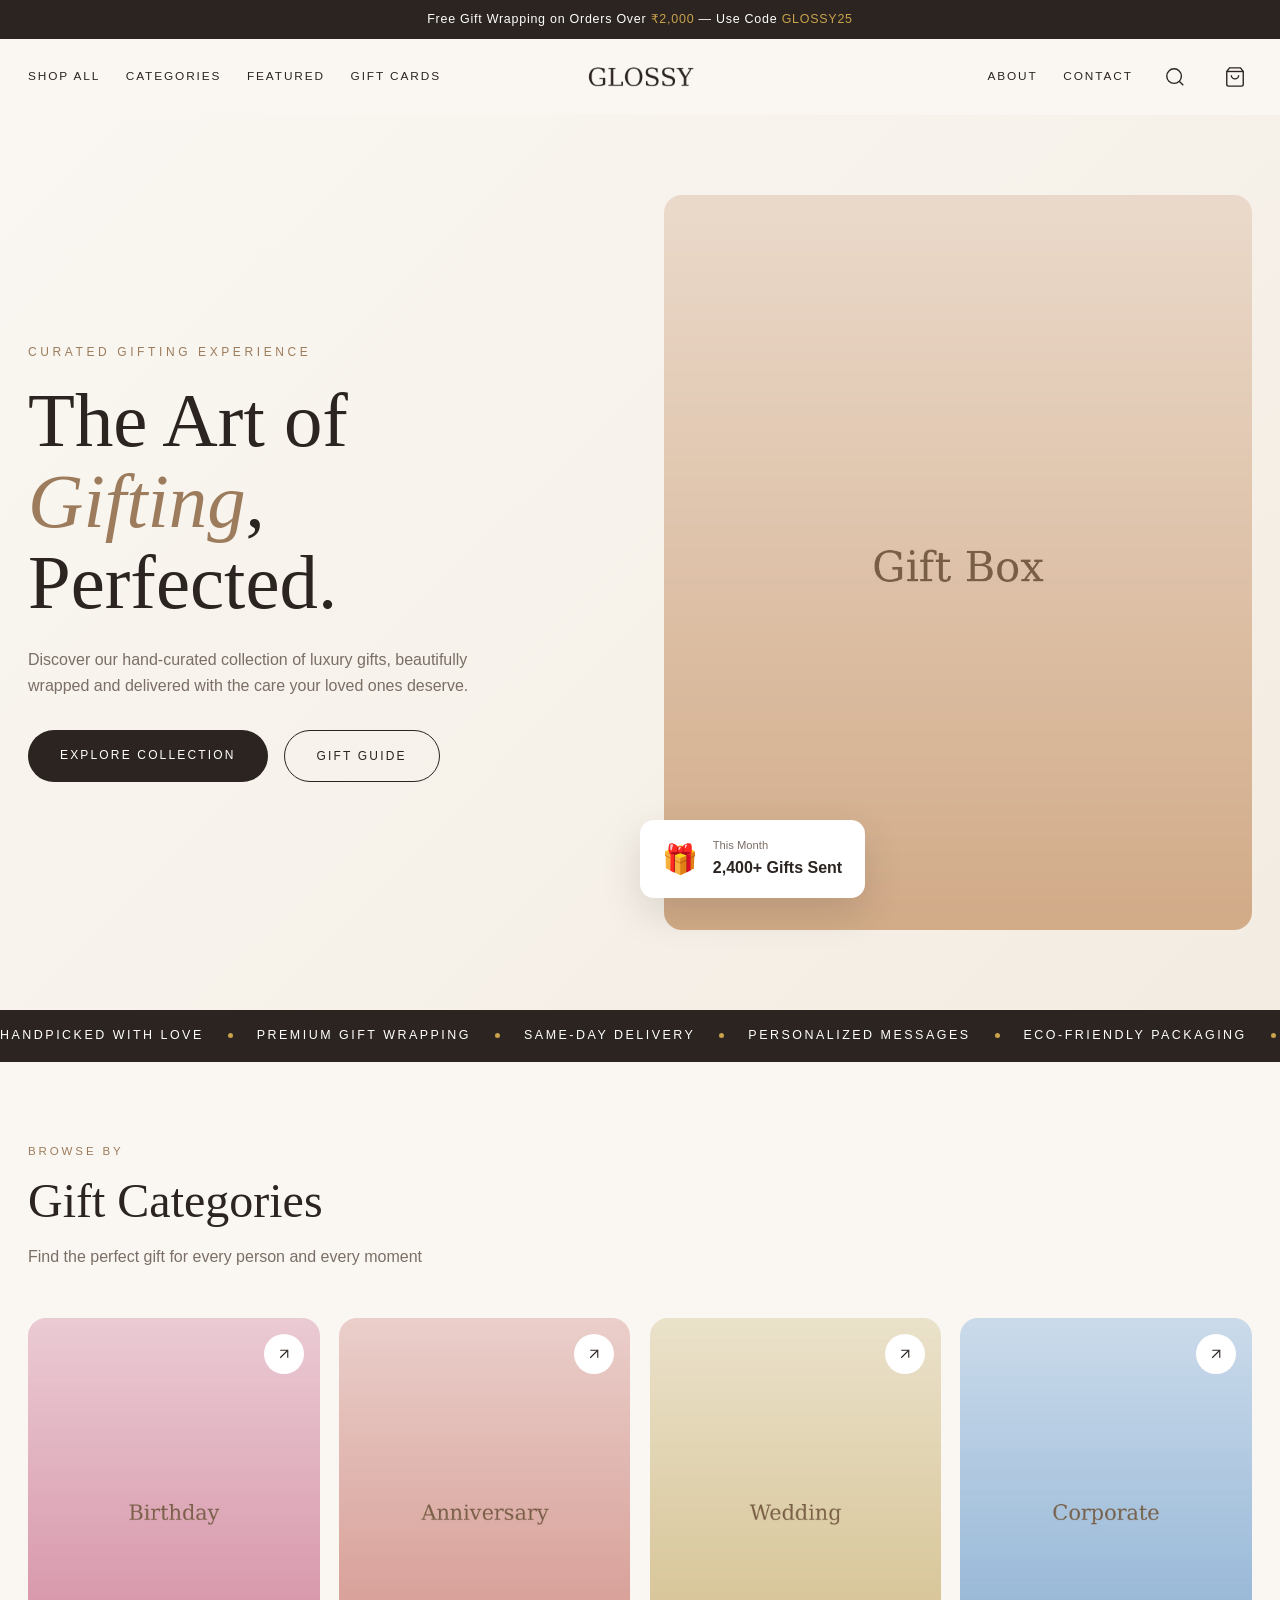
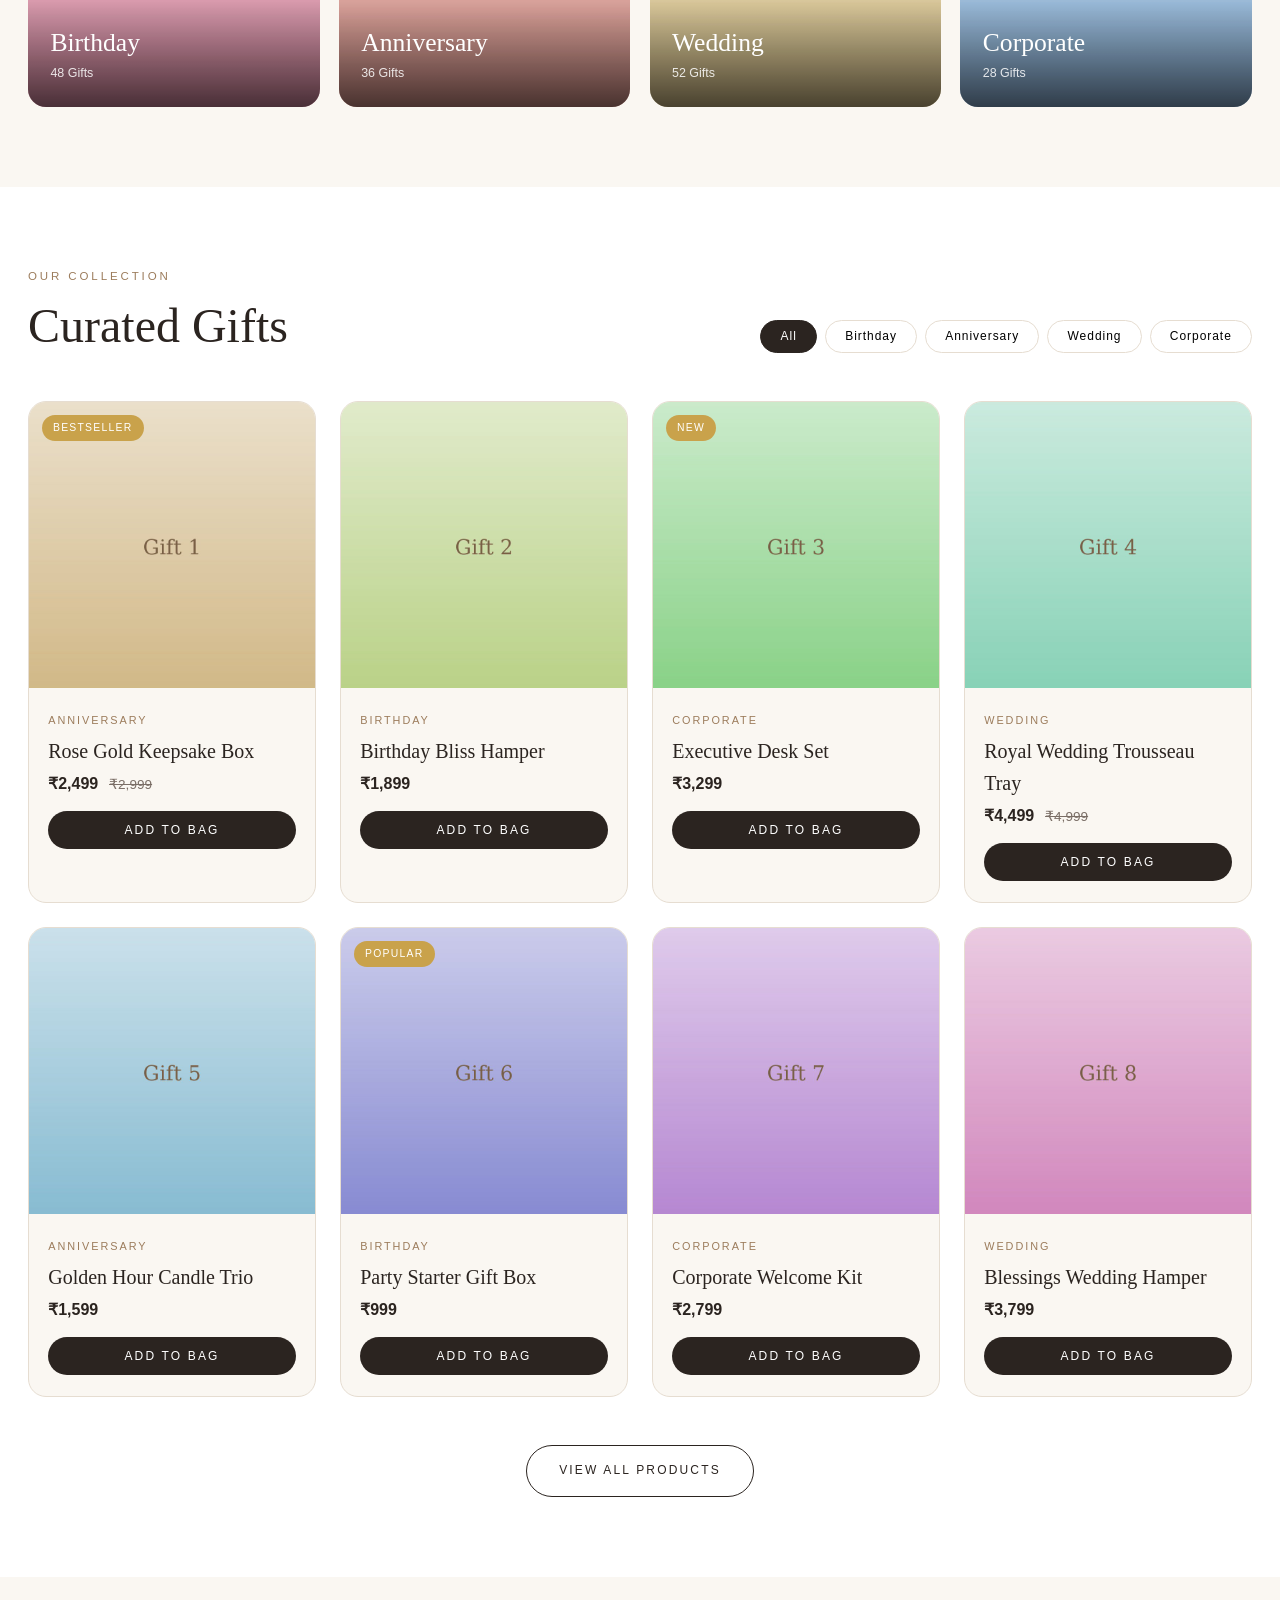
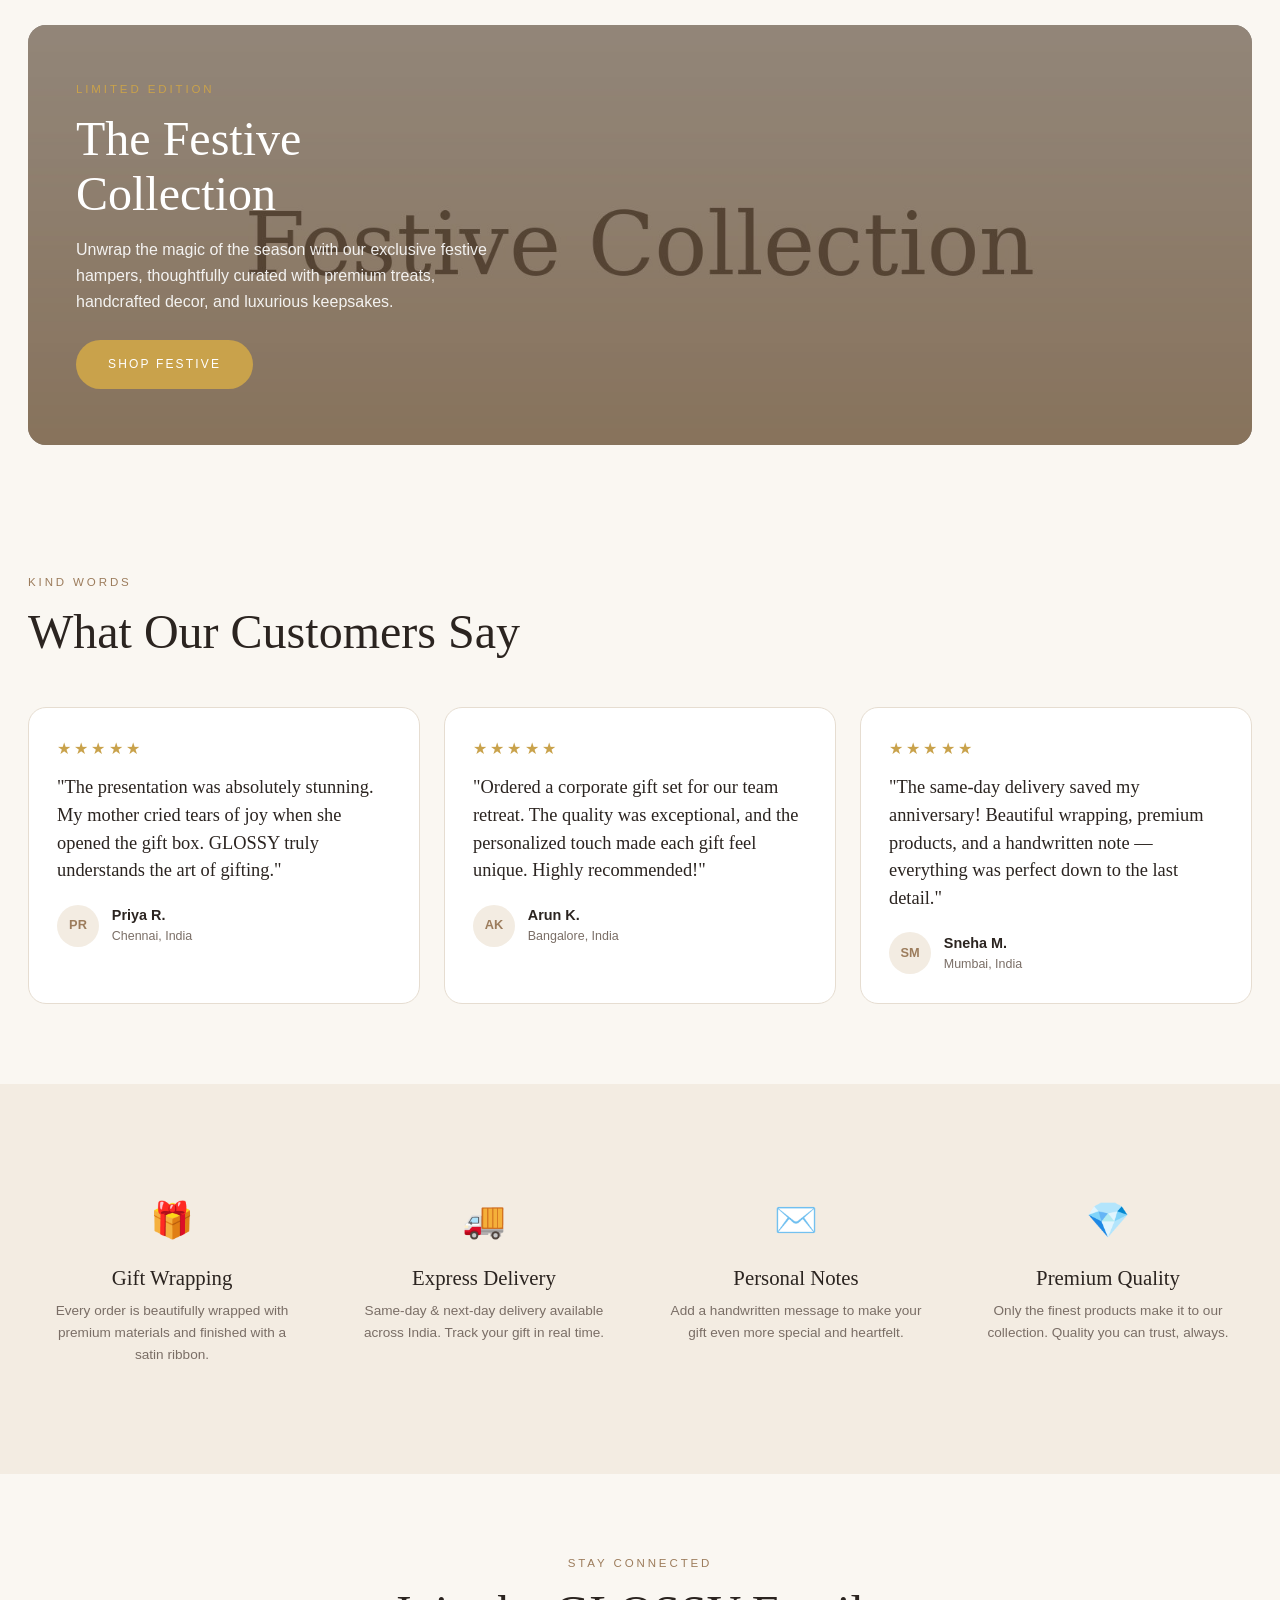
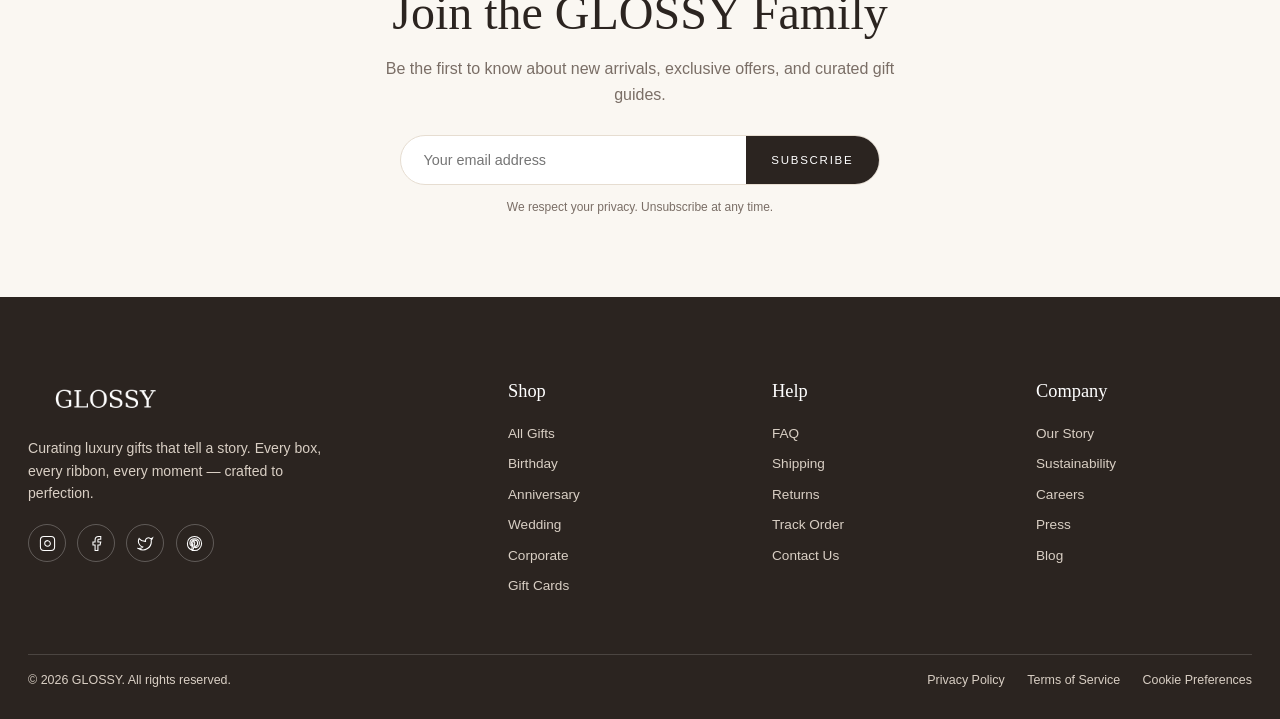
<file: index.html>
<!DOCTYPE html>
<html lang="en">
<head>
  <meta charset="UTF-8">
  <meta name="viewport" content="width=device-width, initial-scale=1.0">
  <title>GLOSSY — Luxury Gifting, Curated For You</title>
  <meta name="description" content="Discover curated luxury gifts for every occasion. Handpicked, beautifully wrapped, and delivered with love.">
  <link rel="stylesheet" href="css/style.css">
  <link rel="icon" type="image/png" href="images/logo.png">
</head>
<body>

  <!-- Preloader -->
  <div class="preloader" id="preloader">
    <img src="images/logo.png" alt="GLOSSY" class="preloader-logo">
  </div>

  <!-- Announcement Bar -->
  <div class="announcement-bar">
    Free Gift Wrapping on Orders Over <span>₹2,000</span> &mdash; Use Code <span>GLOSSY25</span>
  </div>

  <!-- Header -->
  <header class="header" id="header">
    <nav class="nav">
      <div class="nav-left">
        <a href="#" class="nav-link" data-filter="all">Shop All</a>
        <a href="#categories" class="nav-link">Categories</a>
        <a href="#featured" class="nav-link">Featured</a>
        <a href="#" class="nav-link">Gift Cards</a>
      </div>

      <a href="index.html" class="nav-logo">
        <img src="images/logo.png" alt="GLOSSY">
      </a>

      <div class="nav-right">
        <a href="#" class="nav-link">About</a>
        <a href="contact.html" class="nav-link">Contact</a>
        <button class="nav-icon" id="searchToggle" aria-label="Search">
          <svg viewBox="0 0 24 24" fill="none" stroke-width="1.5"><circle cx="11" cy="11" r="8"/><path d="M21 21l-4.35-4.35"/></svg>
        </button>
        <button class="nav-icon" id="cartToggle" aria-label="Cart">
          <svg viewBox="0 0 24 24" fill="none" stroke-width="1.5"><path d="M6 2L3 6v14a2 2 0 002 2h14a2 2 0 002-2V6l-3-4z"/><line x1="3" y1="6" x2="21" y2="6"/><path d="M16 10a4 4 0 01-8 0"/></svg>
          <span class="cart-count" id="cartCount">0</span>
        </button>
        <button class="hamburger" id="menuToggle" aria-label="Menu">
          <span></span><span></span><span></span>
        </button>
      </div>
    </nav>
  </header>

  <!-- Mobile Menu -->
  <div class="mobile-menu" id="mobileMenu">
    <button class="mobile-menu-close nav-icon" id="menuClose">
      <svg viewBox="0 0 24 24" fill="none" stroke-width="1.5"><line x1="18" y1="6" x2="6" y2="18"/><line x1="6" y1="6" x2="18" y2="18"/></svg>
    </button>
    <a href="#" class="nav-link">Shop All</a>
    <a href="#categories" class="nav-link">Categories</a>
    <a href="#featured" class="nav-link">Featured</a>
    <a href="#" class="nav-link">Gift Cards</a>
    <a href="#" class="nav-link">About</a>
    <a href="contact.html" class="nav-link">Contact</a>
  </div>

  <!-- Hero Section -->
  <section class="hero">
    <div class="hero-content">
      <div class="hero-text">
        <div class="hero-tagline">Curated Gifting Experience</div>
        <h1 class="hero-title fade-up">
          The Art of<br><em>Gifting</em>,<br>Perfected.
        </h1>
        <p class="hero-desc fade-up">
          Discover our hand-curated collection of luxury gifts, beautifully wrapped and delivered with the care your loved ones deserve.
        </p>
        <div class="hero-ctas fade-up">
          <a href="#products" class="btn btn-primary">Explore Collection</a>
          <a href="#" class="btn btn-outline">Gift Guide</a>
        </div>
      </div>
      <div class="hero-visual fade-up">
        <div class="hero-image-wrapper">
          <img src="images/hero-gift.jpg" alt="Luxury Gift Box" loading="eager">
        </div>
        <div class="hero-floating-card">
          <div class="floating-icon">🎁</div>
          <div class="floating-text">
            <small>This Month</small>
            <strong>2,400+ Gifts Sent</strong>
          </div>
        </div>
      </div>
    </div>
  </section>

  <!-- Marquee -->
  <div class="marquee-section">
    <div class="marquee">
      <div class="marquee-item"><span>Handpicked With Love</span><div class="marquee-dot"></div></div>
      <div class="marquee-item"><span>Premium Gift Wrapping</span><div class="marquee-dot"></div></div>
      <div class="marquee-item"><span>Same-Day Delivery</span><div class="marquee-dot"></div></div>
      <div class="marquee-item"><span>Personalized Messages</span><div class="marquee-dot"></div></div>
      <div class="marquee-item"><span>Eco-Friendly Packaging</span><div class="marquee-dot"></div></div>
      <div class="marquee-item"><span>Curated Collections</span><div class="marquee-dot"></div></div>
      <div class="marquee-item"><span>Handpicked With Love</span><div class="marquee-dot"></div></div>
      <div class="marquee-item"><span>Premium Gift Wrapping</span><div class="marquee-dot"></div></div>
      <div class="marquee-item"><span>Same-Day Delivery</span><div class="marquee-dot"></div></div>
      <div class="marquee-item"><span>Personalized Messages</span><div class="marquee-dot"></div></div>
      <div class="marquee-item"><span>Eco-Friendly Packaging</span><div class="marquee-dot"></div></div>
      <div class="marquee-item"><span>Curated Collections</span><div class="marquee-dot"></div></div>
    </div>
  </div>

  <!-- Categories -->
  <section class="categories" id="categories">
    <div class="container">
      <div class="categories-header fade-up">
        <div class="section-label">Browse By</div>
        <h2 class="section-title">Gift Categories</h2>
        <p class="section-subtitle">Find the perfect gift for every person and every moment</p>
      </div>
      <div class="categories-grid">
        <div class="category-card fade-up" onclick="filterProducts('birthday')">
          <img src="images/cat-birthday.jpg" alt="Birthday Gifts" loading="lazy">
          <div class="category-overlay">
            <span class="category-name">Birthday</span>
            <span class="category-count">48 Gifts</span>
          </div>
          <div class="category-arrow">
            <svg viewBox="0 0 24 24" fill="none" stroke-width="1.5"><line x1="7" y1="17" x2="17" y2="7"/><polyline points="7 7 17 7 17 17"/></svg>
          </div>
        </div>
        <div class="category-card fade-up" onclick="filterProducts('anniversary')">
          <img src="images/cat-anniversary.jpg" alt="Anniversary Gifts" loading="lazy">
          <div class="category-overlay">
            <span class="category-name">Anniversary</span>
            <span class="category-count">36 Gifts</span>
          </div>
          <div class="category-arrow">
            <svg viewBox="0 0 24 24" fill="none" stroke-width="1.5"><line x1="7" y1="17" x2="17" y2="7"/><polyline points="7 7 17 7 17 17"/></svg>
          </div>
        </div>
        <div class="category-card fade-up" onclick="filterProducts('wedding')">
          <img src="images/cat-wedding.jpg" alt="Wedding Gifts" loading="lazy">
          <div class="category-overlay">
            <span class="category-name">Wedding</span>
            <span class="category-count">52 Gifts</span>
          </div>
          <div class="category-arrow">
            <svg viewBox="0 0 24 24" fill="none" stroke-width="1.5"><line x1="7" y1="17" x2="17" y2="7"/><polyline points="7 7 17 7 17 17"/></svg>
          </div>
        </div>
        <div class="category-card fade-up" onclick="filterProducts('corporate')">
          <img src="images/cat-corporate.jpg" alt="Corporate Gifts" loading="lazy">
          <div class="category-overlay">
            <span class="category-name">Corporate</span>
            <span class="category-count">28 Gifts</span>
          </div>
          <div class="category-arrow">
            <svg viewBox="0 0 24 24" fill="none" stroke-width="1.5"><line x1="7" y1="17" x2="17" y2="7"/><polyline points="7 7 17 7 17 17"/></svg>
          </div>
        </div>
      </div>
    </div>
  </section>

  <!-- Products -->
  <section class="products" id="products">
    <div class="container">
      <div class="products-header fade-up">
        <div>
          <div class="section-label">Our Collection</div>
          <h2 class="section-title">Curated Gifts</h2>
        </div>
        <div class="products-filters">
          <button class="filter-btn active" data-filter="all">All</button>
          <button class="filter-btn" data-filter="birthday">Birthday</button>
          <button class="filter-btn" data-filter="anniversary">Anniversary</button>
          <button class="filter-btn" data-filter="wedding">Wedding</button>
          <button class="filter-btn" data-filter="corporate">Corporate</button>
        </div>
      </div>
      <div class="products-grid" id="productsGrid">
        <!-- Products injected by JS -->
      </div>
      <div class="products-cta fade-up">
        <a href="#" class="btn btn-outline">View All Products</a>
      </div>
    </div>
  </section>

  <!-- Featured Banner -->
  <section class="featured-banner" id="featured">
    <div class="container">
      <div class="banner-wrapper fade-up">
        <div class="banner-bg">
          <img src="images/banner.jpg" alt="Gift Collection" loading="lazy">
        </div>
        <div class="banner-content">
          <div class="section-label">Limited Edition</div>
          <h2 class="section-title">The Festive Collection</h2>
          <p>Unwrap the magic of the season with our exclusive festive hampers, thoughtfully curated with premium treats, handcrafted decor, and luxurious keepsakes.</p>
          <a href="#" class="btn btn-gold">Shop Festive</a>
        </div>
      </div>
    </div>
  </section>

  <!-- Testimonials -->
  <section class="testimonials">
    <div class="container">
      <div class="testimonials-header fade-up">
        <div class="section-label">Kind Words</div>
        <h2 class="section-title">What Our Customers Say</h2>
      </div>
      <div class="testimonials-grid">
        <div class="testimonial-card fade-up">
          <div class="testimonial-stars">★★★★★</div>
          <p class="testimonial-text">"The presentation was absolutely stunning. My mother cried tears of joy when she opened the gift box. GLOSSY truly understands the art of gifting."</p>
          <div class="testimonial-author">
            <div class="testimonial-avatar">PR</div>
            <div>
              <div class="testimonial-author-name">Priya R.</div>
              <div class="testimonial-author-title">Chennai, India</div>
            </div>
          </div>
        </div>
        <div class="testimonial-card fade-up">
          <div class="testimonial-stars">★★★★★</div>
          <p class="testimonial-text">"Ordered a corporate gift set for our team retreat. The quality was exceptional, and the personalized touch made each gift feel unique. Highly recommended!"</p>
          <div class="testimonial-author">
            <div class="testimonial-avatar">AK</div>
            <div>
              <div class="testimonial-author-name">Arun K.</div>
              <div class="testimonial-author-title">Bangalore, India</div>
            </div>
          </div>
        </div>
        <div class="testimonial-card fade-up">
          <div class="testimonial-stars">★★★★★</div>
          <p class="testimonial-text">"The same-day delivery saved my anniversary! Beautiful wrapping, premium products, and a handwritten note — everything was perfect down to the last detail."</p>
          <div class="testimonial-author">
            <div class="testimonial-avatar">SM</div>
            <div>
              <div class="testimonial-author-name">Sneha M.</div>
              <div class="testimonial-author-title">Mumbai, India</div>
            </div>
          </div>
        </div>
      </div>
    </div>
  </section>

  <!-- Services -->
  <section class="services">
    <div class="container">
      <div class="services-grid">
        <div class="service-card fade-up">
          <div class="service-icon">🎁</div>
          <h3 class="service-title">Gift Wrapping</h3>
          <p class="service-desc">Every order is beautifully wrapped with premium materials and finished with a satin ribbon.</p>
        </div>
        <div class="service-card fade-up">
          <div class="service-icon">🚚</div>
          <h3 class="service-title">Express Delivery</h3>
          <p class="service-desc">Same-day & next-day delivery available across India. Track your gift in real time.</p>
        </div>
        <div class="service-card fade-up">
          <div class="service-icon">✉️</div>
          <h3 class="service-title">Personal Notes</h3>
          <p class="service-desc">Add a handwritten message to make your gift even more special and heartfelt.</p>
        </div>
        <div class="service-card fade-up">
          <div class="service-icon">💎</div>
          <h3 class="service-title">Premium Quality</h3>
          <p class="service-desc">Only the finest products make it to our collection. Quality you can trust, always.</p>
        </div>
      </div>
    </div>
  </section>

  <!-- Newsletter -->
  <section class="newsletter">
    <div class="container">
      <div class="section-label">Stay Connected</div>
      <h2 class="section-title">Join the GLOSSY Family</h2>
      <p class="section-subtitle">Be the first to know about new arrivals, exclusive offers, and curated gift guides.</p>
      <form class="newsletter-form" id="newsletterForm">
        <input type="email" name="email" placeholder="Your email address" required>
        <button type="submit">Subscribe</button>
      </form>
      <p class="newsletter-note">We respect your privacy. Unsubscribe at any time.</p>
    </div>
  </section>

  <!-- Footer -->
  <footer class="footer">
    <div class="container">
      <div class="footer-main">
        <div class="footer-brand">
          <div class="footer-logo">
            <img src="images/logo.png" alt="GLOSSY">
          </div>
          <p>Curating luxury gifts that tell a story. Every box, every ribbon, every moment — crafted to perfection.</p>
          <div class="footer-social">
            <a href="#" class="social-link" aria-label="Instagram">
              <svg viewBox="0 0 24 24" fill="none" stroke-width="1.5"><rect x="2" y="2" width="20" height="20" rx="5" ry="5"/><path d="M16 11.37A4 4 0 1112.63 8 4 4 0 0116 11.37z"/><line x1="17.5" y1="6.5" x2="17.51" y2="6.5"/></svg>
            </a>
            <a href="#" class="social-link" aria-label="Facebook">
              <svg viewBox="0 0 24 24" fill="none" stroke-width="1.5"><path d="M18 2h-3a5 5 0 00-5 5v3H7v4h3v8h4v-8h3l1-4h-4V7a1 1 0 011-1h3z"/></svg>
            </a>
            <a href="#" class="social-link" aria-label="Twitter">
              <svg viewBox="0 0 24 24" fill="none" stroke-width="1.5"><path d="M22 4s-.7 2.1-2 3.4c1.6 10-9.4 17.3-18 11.6 2.2.1 4.4-.6 6-2C3 15.5.5 9.6 3 5c2.2 2.6 5.6 4.1 9 4-.9-4.2 4-6.6 7-3.8 1.1 0 3-1.2 3-1.2z"/></svg>
            </a>
            <a href="#" class="social-link" aria-label="Pinterest">
              <svg viewBox="0 0 24 24" fill="none" stroke-width="1.5"><path d="M12 2C6.48 2 2 6.48 2 12c0 4.24 2.65 7.86 6.39 9.29-.09-.78-.17-1.98.04-2.83.18-.77 1.2-5.07 1.2-5.07s-.31-.61-.31-1.52c0-1.42.82-2.48 1.85-2.48.87 0 1.29.66 1.29 1.44 0 .88-.56 2.19-.85 3.41-.24 1.02.51 1.85 1.52 1.85 1.82 0 3.22-1.92 3.22-4.69 0-2.45-1.76-4.17-4.28-4.17-2.91 0-4.62 2.18-4.62 4.44 0 .88.34 1.82.76 2.34.08.1.09.19.07.29-.08.31-.25 1.02-.29 1.16-.05.19-.15.23-.35.14-1.31-.61-2.13-2.52-2.13-4.06 0-3.31 2.41-6.35 6.94-6.35 3.64 0 6.48 2.6 6.48 6.07 0 3.62-2.28 6.53-5.45 6.53-1.06 0-2.07-.55-2.41-1.21l-.66 2.5c-.24.91-.88 2.05-1.32 2.75C9.74 21.86 10.85 22 12 22c5.52 0 10-4.48 10-10S17.52 2 12 2z"/></svg>
            </a>
          </div>
        </div>
        <div class="footer-column">
          <h4>Shop</h4>
          <ul>
            <li><a href="#">All Gifts</a></li>
            <li><a href="#">Birthday</a></li>
            <li><a href="#">Anniversary</a></li>
            <li><a href="#">Wedding</a></li>
            <li><a href="#">Corporate</a></li>
            <li><a href="#">Gift Cards</a></li>
          </ul>
        </div>
        <div class="footer-column">
          <h4>Help</h4>
          <ul>
            <li><a href="#">FAQ</a></li>
            <li><a href="#">Shipping</a></li>
            <li><a href="#">Returns</a></li>
            <li><a href="#">Track Order</a></li>
            <li><a href="contact.html">Contact Us</a></li>
          </ul>
        </div>
        <div class="footer-column">
          <h4>Company</h4>
          <ul>
            <li><a href="#">Our Story</a></li>
            <li><a href="#">Sustainability</a></li>
            <li><a href="#">Careers</a></li>
            <li><a href="#">Press</a></li>
            <li><a href="#">Blog</a></li>
          </ul>
        </div>
      </div>
      <div class="footer-bottom">
        <span>&copy; 2026 GLOSSY. All rights reserved.</span>
        <div class="footer-bottom-links">
          <a href="#">Privacy Policy</a>
          <a href="#">Terms of Service</a>
          <a href="#">Cookie Preferences</a>
        </div>
      </div>
    </div>
  </footer>

  <!-- Cart Sidebar -->
  <div class="cart-overlay" id="cartOverlay"></div>
  <div class="cart-sidebar" id="cartSidebar">
    <div class="cart-header">
      <h3>Your Bag (<span id="cartItemCount">0</span>)</h3>
      <button class="cart-close" id="cartClose">
        <svg viewBox="0 0 24 24" fill="none" stroke-width="1.5"><line x1="18" y1="6" x2="6" y2="18"/><line x1="6" y1="6" x2="18" y2="18"/></svg>
      </button>
    </div>
    <div class="cart-items" id="cartItems">
      <div class="cart-empty" id="cartEmpty">
        <div class="cart-empty-icon">🛍️</div>
        <h4>Your bag is empty</h4>
        <p>Discover something special for someone you love.</p>
      </div>
    </div>
    <div class="cart-footer" id="cartFooter" style="display:none;">
      <div class="cart-subtotal">
        <span>Subtotal</span>
        <span id="cartSubtotal">₹0</span>
      </div>
      <div class="cart-subtotal cart-savings" id="cartSavingsRow" style="display:none;">
        <span>Bundle Savings</span>
        <span id="cartSavings">− ₹0</span>
      </div>
      <div class="cart-subtotal cart-total-row">
        <span>Total</span>
        <strong id="cartTotal">₹0</strong>
      </div>
      <p class="cart-footnote">Shipping &amp; GST are shown at checkout. No online payment — you'll place an order request and we'll confirm it with you.</p>
      <button class="btn btn-primary cart-checkout" onclick="checkout()">Proceed to Checkout</button>
    </div>
  </div>

  <!-- Quick View Modal -->
  <div class="modal-overlay" id="modalOverlay">
    <div class="modal">
      <div class="modal-image" id="modalImage"></div>
      <div class="modal-content" id="modalContent"></div>
    </div>
  </div>

  <!-- Toast -->
  <div class="toast" id="toast">
    <span class="toast-icon">✓</span>
    <span id="toastMsg">Added to bag</span>
  </div>

  <script src="js/products.js"></script>
  <script src="js/app.js"></script>
  <script src="js/forms.js"></script>
</body>
</html>
</file>
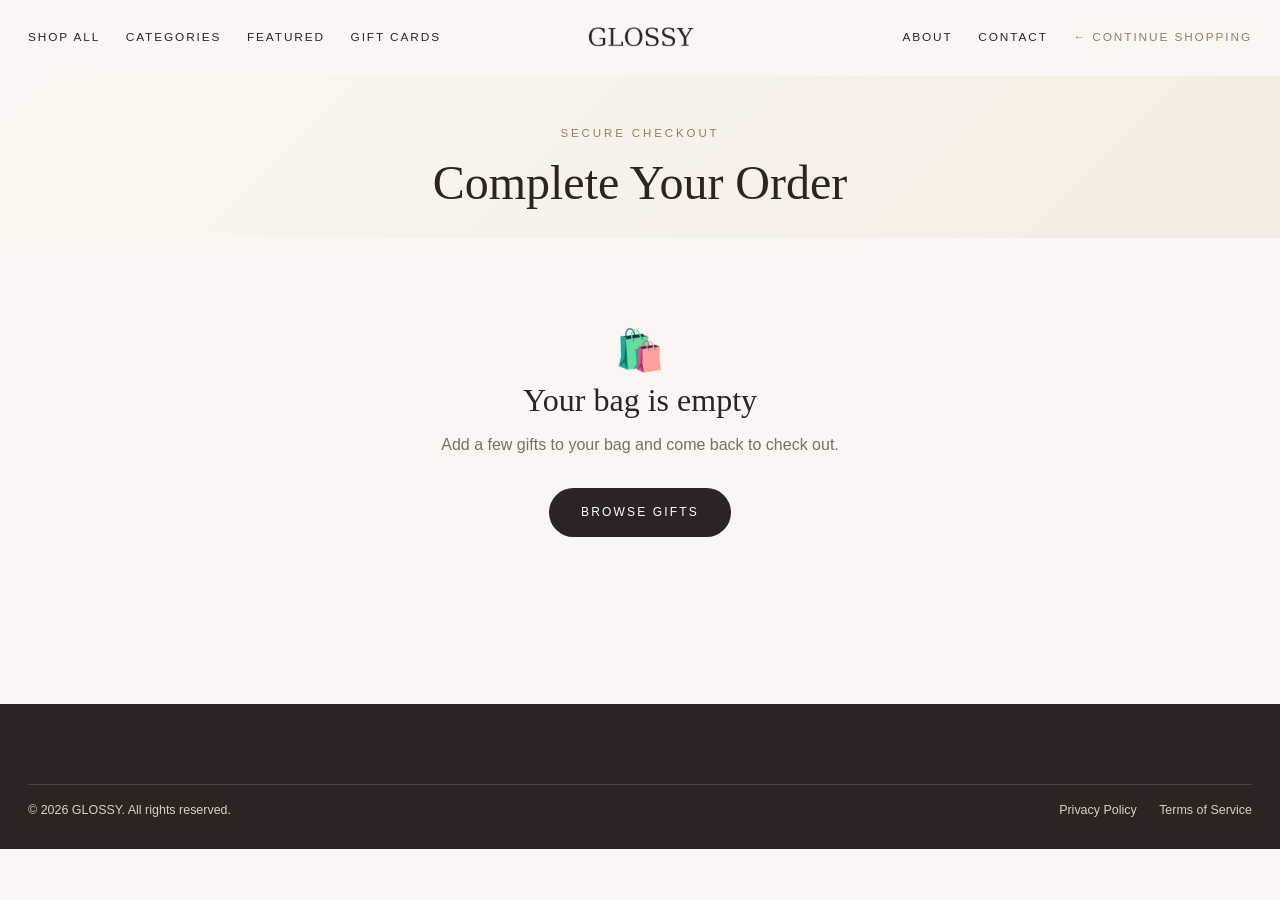
<file: checkout.html>
<!DOCTYPE html>
<html lang="en">
<head>
  <meta charset="UTF-8">
  <meta name="viewport" content="width=device-width, initial-scale=1.0">
  <title>Checkout — GLOSSY</title>
  <link rel="stylesheet" href="css/style.css">
  <link rel="icon" type="image/png" href="images/logo.png">
  <style>
    .co-hero { padding: var(--space-lg) 0 var(--space-md); text-align: center; background: linear-gradient(135deg, var(--color-bg) 0%, var(--color-bg-warm) 100%); }
    .co-hero .section-title { font-size: clamp(2rem, 4vw, 3rem); }
    .co-grid { display: grid; grid-template-columns: 1.4fr 1fr; gap: var(--space-lg); padding: var(--space-lg) 0 var(--space-xl); align-items: start; }
    .co-card { background: var(--color-white); border: 1px solid var(--color-border); border-radius: var(--radius-lg); padding: var(--space-md); margin-bottom: var(--space-sm); }
    .co-card h3 { font-family: var(--font-display); font-size: 1.4rem; font-weight: 500; margin-bottom: var(--space-sm); display: flex; gap: .7rem; align-items: center; }
    .co-card h3 span { width: 28px; height: 28px; border-radius: 50%; background: var(--color-text); color: #fff; font-family: var(--font-body); font-size: .8rem; display: inline-flex; align-items: center; justify-content: center; }
    .form-row { display: grid; grid-template-columns: 1fr 1fr; gap: var(--space-sm); }
    .form-group { margin-bottom: var(--space-sm); }
    .form-group label { display: block; font-size: .7rem; font-weight: 500; letter-spacing: .15em; text-transform: uppercase; margin-bottom: .4rem; }
    .form-group input, .form-group textarea { width: 100%; padding: .85rem 1rem; border: 1px solid var(--color-border); border-radius: var(--radius-sm); font-family: var(--font-body); font-size: .9rem; color: var(--color-text); background: var(--color-bg); outline: none; transition: var(--transition); }
    .form-group input:focus, .form-group textarea:focus { border-color: var(--color-accent); box-shadow: 0 0 0 3px rgba(156,124,92,.1); }
    .form-group input:user-invalid { border-color: #c0392b; }
    .form-group textarea { min-height: 90px; resize: vertical; }
    .choice { display: flex; gap: .9rem; align-items: flex-start; padding: .9rem 1rem; border: 1px solid var(--color-border); border-radius: var(--radius-sm); margin-bottom: .6rem; cursor: pointer; transition: var(--transition); }
    .choice:has(input:checked) { border-color: var(--color-accent); background: var(--color-bg-warm); }
    .choice input { margin-top: .3rem; accent-color: var(--color-accent); }
    .choice b { display: block; font-size: .92rem; font-weight: 500; }
    .choice small { color: var(--color-text-light); font-size: .78rem; }
    .choice .choice-price { margin-left: auto; font-size: .88rem; white-space: nowrap; }
    .code-row { display: flex; gap: .6rem; margin-top: .6rem; }
    .code-row input { flex: 1; padding: .7rem 1rem; border: 1px solid var(--color-border); border-radius: var(--radius-sm); background: var(--color-bg); text-transform: uppercase; }
    .code-row button { padding: 0 1.2rem; border: 1px solid var(--color-text); border-radius: var(--radius-sm); font-size: .72rem; letter-spacing: .12em; text-transform: uppercase; }
    .code-msg { font-size: .78rem; margin-top: .4rem; min-height: 1.1em; color: var(--color-text-light); }
    .co-summary { position: sticky; top: 90px; }
    .co-summary .cart-item:last-of-type { border-bottom: 0; }
    .sum-row { display: flex; justify-content: space-between; font-size: .9rem; padding: .35rem 0; color: var(--color-text-light); }
    .sum-row.saving { color: #3d7a4f; }
    .sum-row.total { color: var(--color-text); font-size: 1.15rem; border-top: 1px dashed var(--color-border); margin-top: .5rem; padding-top: .8rem; }
    .co-note { font-size: .76rem; color: var(--color-text-light); margin: .8rem 0 1rem; }
    .co-submit { width: 100%; }
    .co-empty, .co-done { text-align: center; padding: var(--space-xl) 0; }
    .co-empty .btn, .co-done .btn { margin: .4rem; }
    .co-done-icon { font-size: 3rem; }
    .co-done h2 { font-family: var(--font-display); font-size: 2.2rem; font-weight: 500; margin: .5rem 0; }
    .co-done p { color: var(--color-text-light); max-width: 520px; margin: 0 auto .6rem; }
    .co-order-id { display: inline-block; background: var(--color-bg-warm); padding: .5rem 1.2rem; border-radius: 50px; letter-spacing: .12em; font-weight: 600; margin: .8rem 0 1.2rem; }
    .co-recap { max-width: 460px; margin: 1.2rem auto; text-align: left; background: #fff; border: 1px solid var(--color-border); border-radius: var(--radius-lg); padding: var(--space-sm) var(--space-md); }
    @media (max-width: 900px) { .co-grid { grid-template-columns: 1fr; } .co-summary { position: static; order: -1; } }
    @media (max-width: 520px) { .form-row { grid-template-columns: 1fr; } }
  </style>
</head>
<body>
  <header class="header" id="header">
    <nav class="nav">
      <div class="nav-left">
        <a href="index.html" class="nav-link">Shop All</a>
        <a href="index.html#categories" class="nav-link">Categories</a>
        <a href="index.html#featured" class="nav-link">Featured</a>
        <a href="#" class="nav-link">Gift Cards</a>
      </div>
      <a href="index.html" class="nav-logo"><img src="images/logo.png" alt="GLOSSY"></a>
      <div class="nav-right">
        <a href="#" class="nav-link">About</a>
        <a href="contact.html" class="nav-link">Contact</a>
        <a href="index.html" class="nav-link" style="color: var(--color-accent);">← Continue Shopping</a>
      </div>
    </nav>
  </header>

  <section class="co-hero">
    <div class="container">
      <div class="section-label">Secure Checkout</div>
      <h1 class="section-title">Complete Your Order</h1>
    </div>
  </section>

  <main class="container">
    <!-- Empty bag -->
    <div class="co-empty" id="coEmpty" style="display:none;">
      <div class="cart-empty-icon">🛍️</div>
      <h2 class="section-title" style="font-size:2rem;">Your bag is empty</h2>
      <p class="section-subtitle" style="margin:.8rem auto 1.5rem;">Add a few gifts to your bag and come back to check out.</p>
      <a href="index.html#products" class="btn btn-primary">Browse Gifts</a>
    </div>

    <!-- Checkout form -->
    <div class="co-grid" id="coGrid" style="display:none;">
      <form id="checkoutForm">
        <div class="co-card">
          <h3><span>1</span> Contact</h3>
          <div class="form-row">
            <div class="form-group"><label for="name">Full Name</label><input type="text" id="name" name="name" autocomplete="name" required></div>
            <div class="form-group"><label for="phone">Mobile (WhatsApp)</label><input type="tel" id="phone" name="phone" autocomplete="tel-national" inputmode="numeric" maxlength="10" pattern="[6-9][0-9]{9}" title="10-digit Indian mobile number" placeholder="98765 43210" required></div>
          </div>
          <div class="form-group"><label for="email">Email</label><input type="email" id="email" name="email" autocomplete="email" placeholder="you@example.com" required></div>
        </div>

        <div class="co-card">
          <h3><span>2</span> Delivery Address</h3>
          <div class="form-group"><label for="address">Address</label><input type="text" id="address" name="address" autocomplete="address-line1" placeholder="House no., street, area" required></div>
          <div class="form-row">
            <div class="form-group"><label for="city">City</label><input type="text" id="city" name="city" autocomplete="address-level2" required></div>
            <div class="form-group"><label for="state">State</label><input type="text" id="state" name="state" autocomplete="address-level1" value="Tamil Nadu" required></div>
          </div>
          <div class="form-row">
            <div class="form-group"><label for="pincode">PIN Code</label><input type="text" id="pincode" name="pincode" autocomplete="postal-code" inputmode="numeric" maxlength="6" pattern="[0-9]{6}" title="6-digit PIN code" required></div>
            <div class="form-group"><label for="date">Preferred Delivery Date</label><input type="date" id="date" name="date" required></div>
          </div>
        </div>

        <div class="co-card">
          <h3><span>3</span> Delivery Method</h3>
          <label class="choice"><input type="radio" name="shipping" value="standard" checked>
            <div><b>Standard Delivery</b><small>2–4 business days · Free above ₹2,000</small></div><span class="choice-price" id="priceStandard">₹99</span></label>
          <label class="choice"><input type="radio" name="shipping" value="express">
            <div><b>Same-Day / Express</b><small>Order before 2 PM · Chennai &amp; select cities</small></div><span class="choice-price">₹249</span></label>
        </div>

        <div class="co-card">
          <h3><span>4</span> Gift Options</h3>
          <label class="choice"><input type="checkbox" name="wrap" id="wrap">
            <div><b>Premium gift wrapping</b><small>Satin ribbon &amp; handwritten note</small></div><span class="choice-price" id="priceWrap">₹149</span></label>
          <div class="form-group" style="margin-top:.8rem;"><label for="giftmsg">Gift Message (optional)</label><textarea id="giftmsg" name="giftmsg" maxlength="250" placeholder="Write a message for the recipient..."></textarea></div>
          <div class="form-group" style="margin-bottom:0;"><label for="code">Promo Code</label>
            <div class="code-row"><input type="text" id="code" placeholder="GLOSSY25"><button type="button" id="applyCode">Apply</button></div>
            <div class="code-msg" id="codeMsg"></div></div>
        </div>

        <div class="co-card">
          <h3><span>5</span> Payment</h3>
          <label class="choice"><input type="radio" name="payment" value="upi" checked>
            <div><b>Pay by UPI / Bank Transfer</b><small>We confirm your order on WhatsApp and share the payment details</small></div></label>
          <label class="choice"><input type="radio" name="payment" value="cod">
            <div><b>Cash on Delivery</b><small>Pay when your gift arrives</small></div></label>
        </div>
      </form>

      <aside class="co-summary">
        <div class="co-card">
          <h3>Order Summary</h3>
          <div id="coItems"></div>
          <div id="coTotals"></div>
          <p class="co-note">No online payment is taken on this site. Placing the order sends us your request, and we confirm it with you.</p>
          <button type="submit" form="checkoutForm" class="btn btn-primary co-submit">Place Order</button>
        </div>
      </aside>
    </div>

    <!-- Confirmation -->
    <div class="co-done" id="coDone" style="display:none;">
      <div class="co-done-icon">✨</div>
      <h2>Thank You, <span id="doneName"></span>!</h2>
      <div class="co-order-id" id="doneId"></div>
      <p>Your order request is ready. To confirm it, please send it to us on WhatsApp — we’ll reply within 30 minutes (10 AM – 7 PM IST).</p>
      <div class="co-recap" id="doneRecap"></div>
      <a class="btn btn-primary" id="doneWa" target="_blank" rel="noopener">Send on WhatsApp</a>
      <a class="btn btn-outline" id="doneMail">Send by Email</a>
      <p style="margin-top:1.2rem;"><a href="index.html" style="text-decoration:underline;">Continue shopping</a></p>
    </div>
  </main>

  <footer class="footer" style="margin-top: var(--space-xl);">
    <div class="container">
      <div class="footer-bottom">
        <span>&copy; 2026 GLOSSY. All rights reserved.</span>
        <div class="footer-bottom-links"><a href="#">Privacy Policy</a><a href="#">Terms of Service</a></div>
      </div>
    </div>
  </footer>

  <div class="toast" id="toast"><span class="toast-icon">✓</span><span id="toastMsg"></span></div>

  <script src="js/products.js"></script>
  <script src="js/checkout.js"></script>
</body>
</html>
</file>
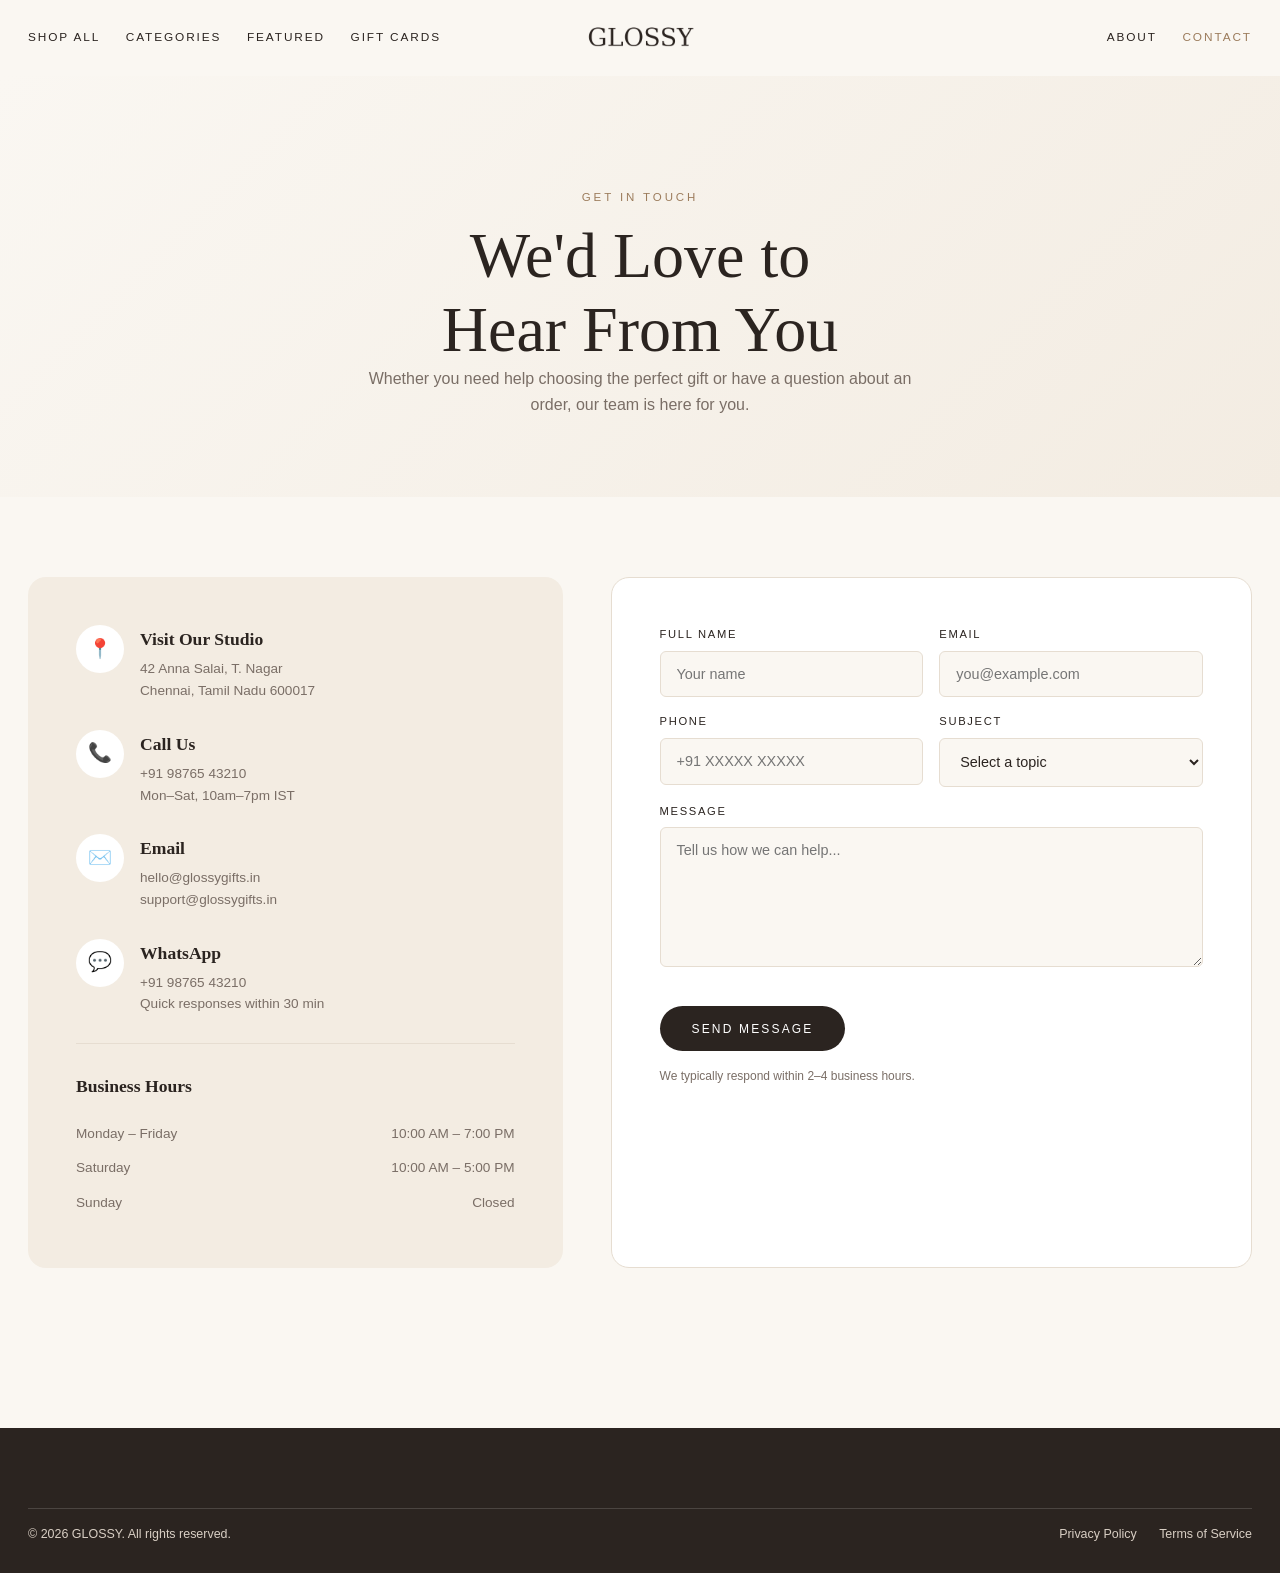
<file: contact.html>
<!DOCTYPE html>
<html lang="en">
<head>
  <meta charset="UTF-8">
  <meta name="viewport" content="width=device-width, initial-scale=1.0">
  <title>Contact — GLOSSY</title>
  <link rel="stylesheet" href="css/style.css">
  <link rel="icon" type="image/png" href="images/logo.png">
  <style>
    .contact-hero {
      padding: var(--space-2xl) 0 var(--space-xl);
      text-align: center;
      background: linear-gradient(135deg, var(--color-bg) 0%, var(--color-bg-warm) 100%);
    }
    .contact-hero .section-title { font-size: clamp(2.5rem, 5vw, 4rem); }
    .contact-grid {
      display: grid;
      grid-template-columns: 1fr 1.2fr;
      gap: var(--space-lg);
      padding: var(--space-xl) 0;
    }
    .contact-info-card {
      background: var(--color-bg-warm);
      border-radius: var(--radius-lg);
      padding: var(--space-lg);
    }
    .contact-info-item {
      display: flex;
      gap: var(--space-sm);
      margin-bottom: var(--space-md);
    }
    .contact-info-icon {
      width: 48px;
      height: 48px;
      background: var(--color-white);
      border-radius: 50%;
      display: flex;
      align-items: center;
      justify-content: center;
      flex-shrink: 0;
      font-size: 1.2rem;
    }
    .contact-info-item h4 {
      font-family: var(--font-display);
      font-size: 1.1rem;
      margin-bottom: 0.3rem;
    }
    .contact-info-item p {
      font-size: 0.85rem;
      color: var(--color-text-light);
      line-height: 1.6;
    }
    .contact-hours {
      margin-top: var(--space-md);
      padding-top: var(--space-md);
      border-top: 1px solid var(--color-border);
    }
    .contact-hours h4 {
      font-family: var(--font-display);
      font-size: 1.1rem;
      margin-bottom: var(--space-sm);
    }
    .hours-row {
      display: flex;
      justify-content: space-between;
      font-size: 0.85rem;
      padding: 0.4rem 0;
      color: var(--color-text-light);
    }
    .contact-form-wrapper {
      background: var(--color-white);
      border-radius: var(--radius-lg);
      padding: var(--space-lg);
      border: 1px solid var(--color-border);
    }
    .form-row {
      display: grid;
      grid-template-columns: 1fr 1fr;
      gap: var(--space-sm);
    }
    .form-group { margin-bottom: var(--space-sm); }
    .form-group label {
      display: block;
      font-size: 0.7rem;
      font-weight: 500;
      letter-spacing: 0.15em;
      text-transform: uppercase;
      color: var(--color-text);
      margin-bottom: 0.4rem;
    }
    .form-group input,
    .form-group select,
    .form-group textarea {
      width: 100%;
      padding: 0.9rem 1rem;
      border: 1px solid var(--color-border);
      border-radius: var(--radius-sm);
      font-family: var(--font-body);
      font-size: 0.9rem;
      color: var(--color-text);
      background: var(--color-bg);
      outline: none;
      transition: var(--transition);
    }
    .form-group input:focus,
    .form-group select:focus,
    .form-group textarea:focus {
      border-color: var(--color-accent);
      box-shadow: 0 0 0 3px rgba(156, 124, 92, 0.1);
    }
    .form-group textarea { min-height: 140px; resize: vertical; }
    .form-submit { margin-top: var(--space-sm); }
    .form-note { font-size: 0.75rem; color: var(--color-text-light); margin-top: var(--space-sm); }
    .form-success { display: none; text-align: center; padding: var(--space-lg); }
    .form-success.show { display: block; }
    .form-success-icon { font-size: 3rem; margin-bottom: var(--space-sm); }
    .form-success h3 { font-family: var(--font-display); font-size: 1.6rem; margin-bottom: 0.5rem; }
    .form-success p { color: var(--color-text-light); font-size: 0.9rem; }
    @media (max-width: 768px) {
      .contact-grid { grid-template-columns: 1fr; }
      .form-row { grid-template-columns: 1fr; }
    }
  </style>
</head>
<body>
  <header class="header" id="header">
    <nav class="nav">
      <div class="nav-left">
        <a href="index.html" class="nav-link">Shop All</a>
        <a href="index.html#categories" class="nav-link">Categories</a>
        <a href="index.html#featured" class="nav-link">Featured</a>
        <a href="#" class="nav-link">Gift Cards</a>
      </div>
      <a href="index.html" class="nav-logo">
        <img src="images/logo.png" alt="GLOSSY">
      </a>
      <div class="nav-right">
        <a href="#" class="nav-link">About</a>
        <a href="contact.html" class="nav-link" style="color: var(--color-accent);">Contact</a>
        <button class="hamburger" id="menuToggle" aria-label="Menu">
          <span></span><span></span><span></span>
        </button>
      </div>
    </nav>
  </header>

  <section class="contact-hero">
    <div class="container">
      <div class="section-label">Get In Touch</div>
      <h1 class="section-title">We'd Love to<br>Hear From You</h1>
      <p class="section-subtitle" style="margin: 0 auto;">Whether you need help choosing the perfect gift or have a question about an order, our team is here for you.</p>
    </div>
  </section>

  <section class="container">
    <div class="contact-grid">
      <div class="contact-info-card">
        <div class="contact-info-item">
          <div class="contact-info-icon">📍</div>
          <div>
            <h4>Visit Our Studio</h4>
            <p>42 Anna Salai, T. Nagar<br>Chennai, Tamil Nadu 600017</p>
          </div>
        </div>
        <div class="contact-info-item">
          <div class="contact-info-icon">📞</div>
          <div>
            <h4>Call Us</h4>
            <p>+91 98765 43210<br>Mon–Sat, 10am–7pm IST</p>
          </div>
        </div>
        <div class="contact-info-item">
          <div class="contact-info-icon">✉️</div>
          <div>
            <h4>Email</h4>
            <p>hello@glossygifts.in<br>support@glossygifts.in</p>
          </div>
        </div>
        <div class="contact-info-item">
          <div class="contact-info-icon">💬</div>
          <div>
            <h4>WhatsApp</h4>
            <p>+91 98765 43210<br>Quick responses within 30 min</p>
          </div>
        </div>
        <div class="contact-hours">
          <h4>Business Hours</h4>
          <div class="hours-row"><span>Monday – Friday</span><span>10:00 AM – 7:00 PM</span></div>
          <div class="hours-row"><span>Saturday</span><span>10:00 AM – 5:00 PM</span></div>
          <div class="hours-row"><span>Sunday</span><span>Closed</span></div>
        </div>
      </div>

      <div class="contact-form-wrapper">
        <form id="contactForm">
          <div class="form-row">
            <div class="form-group">
              <label for="name">Full Name</label>
              <input type="text" id="name" name="name" placeholder="Your name" required>
            </div>
            <div class="form-group">
              <label for="email">Email</label>
              <input type="email" id="email" name="email" placeholder="you@example.com" required>
            </div>
          </div>
          <div class="form-row">
            <div class="form-group">
              <label for="phone">Phone</label>
              <input type="tel" id="phone" name="phone" placeholder="+91 XXXXX XXXXX">
            </div>
            <div class="form-group">
              <label for="subject">Subject</label>
              <select id="subject" name="subject" required>
                <option value="">Select a topic</option>
                <option value="order">Order Inquiry</option>
                <option value="custom">Custom Gift Request</option>
                <option value="corporate">Corporate Gifting</option>
                <option value="shipping">Shipping & Returns</option>
                <option value="other">Other</option>
              </select>
            </div>
          </div>
          <div class="form-group">
            <label for="message">Message</label>
            <textarea id="message" name="message" placeholder="Tell us how we can help..." required></textarea>
          </div>
          <button type="submit" class="btn btn-primary form-submit">Send Message</button>
          <p class="form-note">We typically respond within 2–4 business hours.</p>
        </form>
        <div class="form-success" id="formSuccess">
          <div class="form-success-icon">✨</div>
          <h3>Message Sent!</h3>
          <p>Thank you for reaching out. Your email app should have opened with your message — just press send. Prefer not to? Write to hello@glossygifts.in.</p>
        </div>
      </div>
    </div>
  </section>

  <footer class="footer" style="margin-top: var(--space-xl);">
    <div class="container">
      <div class="footer-bottom">
        <span>&copy; 2026 GLOSSY. All rights reserved.</span>
        <div class="footer-bottom-links">
          <a href="#">Privacy Policy</a>
          <a href="#">Terms of Service</a>
        </div>
      </div>
    </div>
  </footer>

  <div class="toast" id="toast">
    <span class="toast-icon">✓</span>
    <span id="toastMsg">Message sent!</span>
  </div>

  <script src="js/forms.js"></script>
</body>
</html>
</file>
<file: css/style.css>
:root{--color-bg:#faf7f2;--color-bg-warm:#f3ece2;--color-white:#fff;--color-text:#2b2420;--color-text-light:#7a6e66;--color-border:#e6ddd1;--color-accent:#9c7c5c;--color-gold:#c9a24b;
--space-sm:1rem;--space-md:1.75rem;--space-lg:3rem;--space-xl:5rem;--space-2xl:7rem;--radius-sm:6px;--radius-lg:18px;
--font-display:'Cormorant Garamond',Georgia,'Times New Roman',serif;--font-body:'Helvetica Neue',Arial,sans-serif;--transition:all .3s ease}
*{box-sizing:border-box;margin:0;padding:0}
html{scroll-behavior:smooth}
body{font-family:var(--font-body);background:var(--color-bg);color:var(--color-text);line-height:1.6;-webkit-font-smoothing:antialiased}
img{max-width:100%;display:block}a{color:inherit;text-decoration:none}button{font-family:inherit;cursor:pointer;border:0;background:none}ul{list-style:none}
.container{max-width:1280px;margin:0 auto;padding:0 var(--space-md)}
.section-label{font-size:.72rem;letter-spacing:.25em;text-transform:uppercase;color:var(--color-accent);margin-bottom:.8rem}
.section-title{font-family:var(--font-display);font-weight:500;font-size:clamp(2rem,4vw,3rem);line-height:1.15}
.section-subtitle{color:var(--color-text-light);max-width:560px;margin-top:1rem}
.btn{display:inline-block;padding:.95rem 2rem;font-size:.75rem;letter-spacing:.18em;text-transform:uppercase;border-radius:50px;transition:var(--transition);text-align:center}
.btn-primary{background:var(--color-text);color:#fff}.btn-primary:hover{background:var(--color-accent)}
.btn-outline{border:1px solid var(--color-text)}.btn-outline:hover{background:var(--color-text);color:#fff}
.btn-gold{background:var(--color-gold);color:#fff}.btn-gold:hover{background:#b48d38}
.fade-up{opacity:0;transform:translateY(28px);transition:opacity .8s ease,transform .8s ease}.fade-up.visible{opacity:1;transform:none}

.preloader{position:fixed;inset:0;background:var(--color-bg);z-index:999;display:flex;align-items:center;justify-content:center;transition:opacity .6s,visibility .6s}
.preloader.hide{opacity:0;visibility:hidden}.preloader-logo{width:140px;animation:pulse 1.4s infinite}
@keyframes pulse{50%{opacity:.4}}
.announcement-bar{background:var(--color-text);color:#fff;text-align:center;font-size:.78rem;letter-spacing:.06em;padding:.6rem 1rem}.announcement-bar span{color:var(--color-gold)}

.header{position:sticky;top:0;z-index:100;background:rgba(250,247,242,.92);backdrop-filter:blur(10px);border-bottom:1px solid transparent;transition:var(--transition)}
.header.scrolled{border-color:var(--color-border);box-shadow:0 4px 20px rgba(0,0,0,.05)}
.nav{max-width:1360px;margin:0 auto;padding:.9rem var(--space-md);display:grid;grid-template-columns:1fr auto 1fr;align-items:center}
.nav-left,.nav-right{display:flex;gap:1.6rem;align-items:center}.nav-right{justify-content:flex-end}
.nav-link{font-size:.74rem;letter-spacing:.16em;text-transform:uppercase;transition:var(--transition)}.nav-link:hover{color:var(--color-accent)}
.nav-logo img{height:46px;width:auto}
.nav-icon{position:relative;width:34px;height:34px;display:flex;align-items:center;justify-content:center}
.nav-icon svg{width:22px;height:22px;stroke:var(--color-text)}
.cart-count{position:absolute;top:-2px;right:-4px;min-width:18px;height:18px;border-radius:50%;background:var(--color-accent);color:#fff;font-size:.65rem;display:none;align-items:center;justify-content:center}
.hamburger{display:none;flex-direction:column;gap:5px;padding:6px}.hamburger span{width:22px;height:1.5px;background:var(--color-text)}
.mobile-menu{position:fixed;inset:0;background:var(--color-bg);z-index:300;display:flex;flex-direction:column;align-items:center;justify-content:center;gap:1.6rem;transform:translateX(100%);transition:transform .4s ease}
.mobile-menu.open{transform:none}.mobile-menu .nav-link{font-family:var(--font-display);font-size:1.6rem;text-transform:none;letter-spacing:.02em}
.mobile-menu-close{position:absolute;top:1.2rem;right:1.2rem}

.hero{padding:var(--space-xl) 0;background:linear-gradient(135deg,var(--color-bg),var(--color-bg-warm))}
.hero-content{max-width:1280px;margin:0 auto;padding:0 var(--space-md);display:grid;grid-template-columns:1fr 1fr;gap:var(--space-lg);align-items:center}
.hero-tagline{font-size:.75rem;letter-spacing:.3em;text-transform:uppercase;color:var(--color-accent);margin-bottom:1.2rem}
.hero-title{font-family:var(--font-display);font-weight:500;font-size:clamp(2.8rem,6vw,5.2rem);line-height:1.05}.hero-title em{color:var(--color-accent)}
.hero-desc{margin:1.5rem 0 2rem;color:var(--color-text-light);max-width:480px}.hero-ctas{display:flex;gap:1rem;flex-wrap:wrap}
.hero-visual{position:relative}.hero-image-wrapper{border-radius:var(--radius-lg);overflow:hidden;aspect-ratio:4/5;background:var(--color-bg-warm)}.hero-image-wrapper img{width:100%;height:100%;object-fit:cover}
.hero-floating-card{position:absolute;left:-1.5rem;bottom:2rem;background:#fff;padding:1rem 1.4rem;border-radius:14px;display:flex;gap:.9rem;align-items:center;box-shadow:0 15px 40px rgba(0,0,0,.12)}
.floating-icon{font-size:1.8rem}.floating-text small{display:block;font-size:.7rem;color:var(--color-text-light)}

.marquee-section{overflow:hidden;background:var(--color-text);color:#fff;padding:1rem 0}
.marquee{display:flex;width:max-content;animation:scroll 30s linear infinite}
.marquee-item{display:flex;align-items:center;gap:1.5rem;padding-right:1.5rem;font-size:.78rem;letter-spacing:.2em;text-transform:uppercase;white-space:nowrap}
.marquee-dot{width:5px;height:5px;border-radius:50%;background:var(--color-gold)}
@keyframes scroll{to{transform:translateX(-50%)}}

.categories,.products,.testimonials,.services{padding:var(--space-xl) 0}.categories-header{margin-bottom:var(--space-lg)}
.categories-grid{display:grid;grid-template-columns:repeat(4,1fr);gap:1.2rem}
.category-card{position:relative;border-radius:var(--radius-lg);overflow:hidden;aspect-ratio:3/4;cursor:pointer;background:var(--color-bg-warm)}
.category-card img{width:100%;height:100%;object-fit:cover;transition:transform .7s}.category-card:hover img{transform:scale(1.07)}
.category-overlay{position:absolute;inset:auto 0 0 0;padding:1.4rem;color:#fff;background:linear-gradient(transparent,rgba(0,0,0,.65));display:flex;flex-direction:column}
.category-name{font-family:var(--font-display);font-size:1.6rem}.category-count{font-size:.78rem;opacity:.85}
.category-arrow{position:absolute;top:1rem;right:1rem;width:40px;height:40px;border-radius:50%;background:#fff;display:flex;align-items:center;justify-content:center}.category-arrow svg{width:18px;stroke:var(--color-text)}

.products{background:var(--color-white)}
.products-header{display:flex;justify-content:space-between;align-items:flex-end;gap:1.5rem;flex-wrap:wrap;margin-bottom:var(--space-lg)}
.products-filters{display:flex;gap:.5rem;flex-wrap:wrap}
.filter-btn{padding:.55rem 1.2rem;border:1px solid var(--color-border);border-radius:50px;font-size:.75rem;letter-spacing:.08em;transition:var(--transition)}
.filter-btn:hover,.filter-btn.active{background:var(--color-text);color:#fff;border-color:var(--color-text)}
.products-grid{display:grid;grid-template-columns:repeat(4,1fr);gap:1.5rem}.no-results{grid-column:1/-1;text-align:center;color:var(--color-text-light);padding:3rem 0}
.product-card{border-radius:var(--radius-lg);overflow:hidden;border:1px solid var(--color-border);background:var(--color-bg)}
.product-image{position:relative;aspect-ratio:1;overflow:hidden;cursor:pointer;background:var(--color-bg-warm)}.product-image img{width:100%;height:100%;object-fit:cover;transition:transform .6s}.product-card:hover .product-image img{transform:scale(1.06)}
.product-badge{position:absolute;top:.8rem;left:.8rem;background:var(--color-gold);color:#fff;font-size:.65rem;letter-spacing:.12em;text-transform:uppercase;padding:.3rem .7rem;border-radius:50px}
.quick-btn{position:absolute;left:50%;bottom:1rem;transform:translate(-50%,20px);opacity:0;background:#fff;padding:.6rem 1.2rem;border-radius:50px;font-size:.7rem;letter-spacing:.12em;text-transform:uppercase;transition:var(--transition)}.product-card:hover .quick-btn{opacity:1;transform:translate(-50%,0)}
.product-info{padding:1.1rem 1.2rem 1.3rem}.product-cat{font-size:.68rem;letter-spacing:.18em;text-transform:uppercase;color:var(--color-accent)}
.product-name{font-family:var(--font-display);font-size:1.25rem;font-weight:500;margin:.25rem 0}.product-price{font-weight:600;margin-bottom:.9rem}.product-price s{color:var(--color-text-light);font-weight:400;font-size:.85rem;margin-left:.4rem}
.product-info .btn{width:100%;padding:.75rem}.products-cta{text-align:center;margin-top:var(--space-lg)}

.featured-banner{padding:var(--space-lg) 0}.banner-wrapper{position:relative;border-radius:var(--radius-lg);overflow:hidden;min-height:420px;display:flex;align-items:center;background:var(--color-text)}
.banner-bg{position:absolute;inset:0}.banner-bg img{width:100%;height:100%;object-fit:cover;opacity:.55}
.banner-content{position:relative;color:#fff;max-width:520px;padding:var(--space-lg)}.banner-content .section-label{color:var(--color-gold)}.banner-content p{margin:1rem 0 1.6rem;opacity:.9}

.testimonials-header{margin-bottom:var(--space-lg)}.testimonials-grid,.services-grid{display:grid;grid-template-columns:repeat(3,1fr);gap:1.5rem}
.testimonial-card{background:var(--color-white);border:1px solid var(--color-border);border-radius:var(--radius-lg);padding:var(--space-md)}
.testimonial-stars{color:var(--color-gold);letter-spacing:.2em;margin-bottom:.8rem}.testimonial-text{font-family:var(--font-display);font-size:1.15rem;line-height:1.5;margin-bottom:1.2rem}
.testimonial-author{display:flex;gap:.8rem;align-items:center}.testimonial-avatar{width:42px;height:42px;border-radius:50%;background:var(--color-bg-warm);color:var(--color-accent);display:flex;align-items:center;justify-content:center;font-size:.8rem;font-weight:600}
.testimonial-author-name{font-weight:600;font-size:.9rem}.testimonial-author-title{font-size:.78rem;color:var(--color-text-light)}
.services{background:var(--color-bg-warm)}.services-grid{grid-template-columns:repeat(4,1fr)}.service-card{text-align:center;padding:var(--space-md) 1rem}.service-icon{font-size:2.2rem;margin-bottom:.8rem}
.service-title{font-family:var(--font-display);font-size:1.3rem;font-weight:500;margin-bottom:.4rem}.service-desc{font-size:.85rem;color:var(--color-text-light)}

.newsletter{padding:var(--space-xl) 0;text-align:center}.newsletter .section-subtitle{margin:1rem auto 0}
.newsletter-form{display:flex;max-width:480px;margin:var(--space-md) auto .8rem;border:1px solid var(--color-border);border-radius:50px;overflow:hidden;background:#fff}
.newsletter-form input{flex:1;border:0;outline:0;padding:1rem 1.4rem;font-size:.9rem;background:none;min-width:0}.newsletter-form button{background:var(--color-text);color:#fff;padding:0 1.6rem;font-size:.72rem;letter-spacing:.15em;text-transform:uppercase}.newsletter-form button:hover{background:var(--color-accent)}
.newsletter-note{font-size:.75rem;color:var(--color-text-light)}

.footer{background:var(--color-text);color:#d9cfc4;padding:var(--space-xl) 0 var(--space-md)}
.footer-main{display:grid;grid-template-columns:2fr 1fr 1fr 1fr;gap:var(--space-lg);padding-bottom:var(--space-lg)}
.footer-logo img{height:44px;margin-bottom:1rem;filter:brightness(0) invert(1)}.footer-brand p{font-size:.88rem;max-width:320px}
.footer-social{display:flex;gap:.7rem;margin-top:1.2rem}.social-link{width:38px;height:38px;border:1px solid rgba(255,255,255,.25);border-radius:50%;display:flex;align-items:center;justify-content:center}.social-link svg{width:17px;stroke:#fff}.social-link:hover{background:var(--color-accent)}
.footer-column h4{font-family:var(--font-display);font-size:1.15rem;color:#fff;margin-bottom:1rem;font-weight:500}.footer-column li{margin-bottom:.55rem;font-size:.85rem}.footer-column a:hover{color:var(--color-gold)}
.footer-bottom{display:flex;justify-content:space-between;flex-wrap:wrap;gap:1rem;border-top:1px solid rgba(255,255,255,.15);padding-top:var(--space-sm);font-size:.78rem}.footer-bottom-links{display:flex;gap:1.4rem}

.cart-overlay,.modal-overlay{position:fixed;inset:0;background:rgba(0,0,0,.45);z-index:400;opacity:0;visibility:hidden;transition:var(--transition)}.cart-overlay.open,.modal-overlay.open{opacity:1;visibility:visible}
.cart-sidebar{position:fixed;top:0;right:0;height:100%;width:min(420px,100%);background:var(--color-bg);z-index:500;display:flex;flex-direction:column;transform:translateX(100%);transition:transform .4s ease}.cart-sidebar.open{transform:none}
.cart-header{display:flex;justify-content:space-between;align-items:center;padding:1.3rem 1.5rem;border-bottom:1px solid var(--color-border)}.cart-header h3{font-family:var(--font-display);font-size:1.5rem;font-weight:500}.cart-close svg{width:22px;stroke:var(--color-text)}
.cart-items{flex:1;overflow-y:auto;padding:1rem 1.5rem}.cart-empty{text-align:center;padding:4rem 0;color:var(--color-text-light)}.cart-empty-icon{font-size:2.5rem}.cart-empty h4{font-family:var(--font-display);font-size:1.3rem;color:var(--color-text);margin:.5rem 0 .3rem}
.cart-item{display:flex;gap:1rem;align-items:flex-start;padding:1rem 0;border-bottom:1px solid var(--color-border)}.cart-item img{width:70px;height:70px;object-fit:cover;border-radius:10px}.cart-item-info{flex:1}.cart-item-info h4{font-size:.92rem;font-weight:500}.cart-item-info span{font-size:.85rem;color:var(--color-text-light)}
.qty{display:flex;align-items:center;gap:.7rem;margin-top:.4rem}.qty button{width:26px;height:26px;border:1px solid var(--color-border);border-radius:50%;line-height:1}.cart-remove{font-size:1.4rem;color:var(--color-text-light)}
.cart-footer{padding:1.3rem 1.5rem;border-top:1px solid var(--color-border)}.cart-subtotal{display:flex;justify-content:space-between;margin-bottom:.5rem;font-size:.92rem}.cart-savings{color:#3d7a4f}.cart-total-row{font-size:1.1rem;padding-top:.5rem;border-top:1px dashed var(--color-border)}
.cart-footnote{font-size:.74rem;color:var(--color-text-light);margin:.8rem 0 1rem}.cart-checkout{width:100%}

.modal-overlay{display:flex;align-items:center;justify-content:center;padding:1rem}.modal{background:#fff;border-radius:var(--radius-lg);overflow:hidden;display:grid;grid-template-columns:1fr 1fr;max-width:820px;width:100%;transform:translateY(20px);transition:transform .3s}.modal-overlay.open .modal{transform:none}
.modal-image img{width:100%;height:100%;object-fit:cover;min-height:320px}.modal-content{position:relative;padding:var(--space-lg) var(--space-md);display:flex;flex-direction:column;gap:.6rem;justify-content:center}.modal-content h3{font-family:var(--font-display);font-size:1.9rem;font-weight:500}.modal-content p{color:var(--color-text-light);font-size:.92rem;margin-bottom:.6rem}
.modal-close{position:absolute;top:.6rem;right:1rem;font-size:1.8rem}
.toast{position:fixed;left:50%;bottom:2rem;transform:translate(-50%,30px);background:var(--color-text);color:#fff;padding:.85rem 1.5rem;border-radius:50px;font-size:.85rem;display:flex;gap:.6rem;opacity:0;visibility:hidden;transition:var(--transition);z-index:700}.toast.show{opacity:1;visibility:visible;transform:translate(-50%,0)}.toast-icon{color:var(--color-gold)}

@media(max-width:1000px){.products-grid,.categories-grid,.services-grid{grid-template-columns:repeat(2,1fr)}.testimonials-grid{grid-template-columns:1fr}.footer-main{grid-template-columns:1fr 1fr}}
@media(max-width:860px){.nav{grid-template-columns:auto 1fr}.nav-left,.nav-right .nav-link{display:none}.nav-logo{order:-1}.nav-right{gap:.4rem}.hamburger{display:flex}.hero-content{grid-template-columns:1fr}.hero-floating-card{left:1rem}.modal{grid-template-columns:1fr}.modal-image img{min-height:220px;max-height:260px}}
@media(max-width:520px){.products-grid{gap:.8rem}.footer-main{grid-template-columns:1fr}.newsletter-form{flex-direction:column;border-radius:var(--radius-lg)}.newsletter-form button{padding:.9rem}}
</file>
